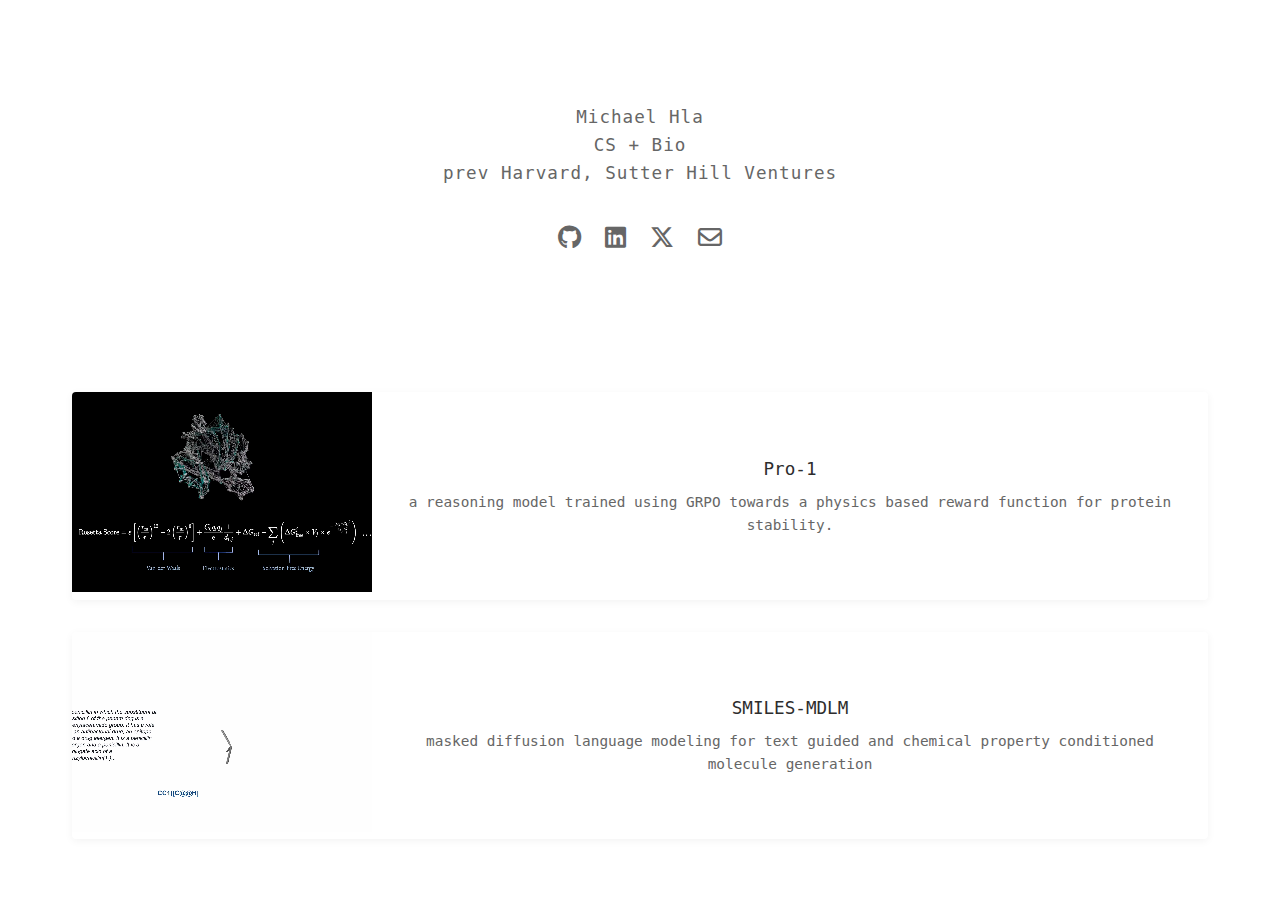
<file: index.html>
<!DOCTYPE html>
<html lang="en">
<head>
    <meta charset="UTF-8">
    <meta name="viewport" content="width=device-width, initial-scale=1.0">
    <title>Michael Hla</title>
    <link rel="stylesheet" href="styles.css">
    <link rel="stylesheet" href="https://cdnjs.cloudflare.com/ajax/libs/font-awesome/6.5.1/css/all.min.css">
</head>
<body>
    <!-- Hero/Landing Section -->
    <section class="hero">
        <p class="tagline">Michael Hla</p>
        <p class="tagline">CS + Bio</p>
        <p class="tagline">prev Harvard, Sutter Hill Ventures</p>
        
        <div class="social-links">
            <a href="https://github.com/michaelhla" target="_blank" rel="noopener noreferrer">
                <i class="fa-brands fa-github"></i>
            </a>
            <a href="https://www.linkedin.com/in/michael-hla-58a468167/" target="_blank" rel="noopener noreferrer">
                <i class="fa-brands fa-linkedin"></i>
            </a>
            <a href="https://twitter.com/hla_michael" target="_blank" rel="noopener noreferrer">
                <i class="fa-brands fa-x-twitter"></i>
            </a>
            <a href="mailto:michaelhla16@gmail.com">
                <i class="fa-regular fa-envelope"></i>
            </a>
        </div>
    </section>

    <!-- About Section
    <section class="about">
        <h2>About Me</h2>
        <p>Your description here. Make it personal and engaging!</p>
    </section> -->

    <!-- Projects Grid -->
    <section class="projects">
        <div class="project-grid">
            <a href="/blog/pro1.html" class="project-card">
                <div class="project-media">
                    <video autoplay muted loop playsinline>
                        <source src="assets/pro-1/grpo-please.mp4" type="video/mp4">
                    </video>
                </div>
                <div class="project-content">
                    <h3>Pro-1</h3>
                    <p>a reasoning model trained using GRPO towards a physics based reward function for protein stability.</p>
                </div>
            </a>
            <!-- Project Card 1 -->
            <a href="/blog/smiles-mdlm.html" class="project-card">
                <div class="project-media">
                    <video autoplay muted loop playsinline>
                        <source src="assets/smiles-mdlm/smiles-mdlm-animation.mp4" type="video/mp4">
                    </video>
                </div>
                <div class="project-content">
                    <h3>SMILES-MDLM</h3>
                    <p>masked diffusion language modeling for text guided and chemical property conditioned molecule generation</p>
                </div>
            </a>
            
            <!-- Add more project cards as needed -->
        </div>
    </section>
</body>
</html>
</file>
<file: styles.css>
* {
    margin: 0;
    padding: 0;
    box-sizing: border-box;
}

/* Import a clean monospace font from Google Fonts */
@import url('https://fonts.googleapis.com/css2?family=JetBrains+Mono:wght@300;400;600&display=swap');
/* Alternative: Space Mono or Roboto Mono are also good options */

body {
    /* Option 1: JetBrains Mono - clean monospace */
    font-family: 'JetBrains Mono', monospace;
    
    /* Option 2: System monospace stack */
    /* font-family: ui-monospace, SFMono-Regular, Menlo, Monaco, Consolas, monospace; */
    
    line-height: 1.6;
    color: #2d2d2d;
    background-color: #fff;  /* Changed from #fafafa to pure white */
    font-weight: 300;  /* Lighter font weight for that minimal feel */
}

section {
    padding: 2rem 2rem;
    max-width: 1200px;
    margin: 0 auto;
}

.hero {
    min-height: 40vh;
    display: flex;
    flex-direction: column;
    justify-content: center;
    align-items: center;
    text-align: center;
}

.hero h1 {
    font-size: 3.5rem;
    margin-bottom: 1rem;
    font-weight: 400;  /* Not too heavy */
    letter-spacing: -1px;  /* Tighter letter spacing for that tech feel */
}

.tagline {
    font-size: 1.1rem;
    color: #666;  /* Subtle grey for secondary text */
    letter-spacing: 1px;  /* Spread out the tagline slightly */
}

h2 {
    font-weight: 400;
    margin-bottom: 2rem;
    letter-spacing: -0.5px;
}

.project-grid {
    display: grid;
    grid-template-columns: 1fr;
    gap: 2rem;
    padding: 0;
}

.project-card {
    display: flex;
    flex-direction: column;
    align-items: stretch;
    text-decoration: none;
    color: inherit;
    background: #fff;
    border-radius: 4px;
    overflow: hidden;
    box-shadow: 0 2px 8px rgba(0,0,0,0.05);
}

.project-media {
    flex: none;
    width: 100%;
}

.project-media img,
.project-media video {
    width: 100%;
    height: 250px;
    object-fit: cover;
}

.project-content {
    flex: 1;
    padding: 1rem;
    display: flex;
    flex-direction: column;
    justify-content: center;
    align-items: center;
    text-align: center;
    min-height: 200px;
}

.project-card h3 {
    padding: 0;
    margin-bottom: 0.5rem;
    font-weight: 400;
    font-size: 1.1rem;
}

.project-card p {
    padding: 0;
    color: #666;
    font-size: 0.9rem;
}

.social-links {
    margin-top: 2rem;
    display: flex;
    gap: 1.5rem;
}

.social-links a {
    color: #666;
    text-decoration: none;
    font-size: 1.5rem;
}

/* Project grid video styling (for index.html) */
.project-media video {
    width: 100%;
    height: 200px;
    object-fit: cover;
}

/* Blog post video styling */
article.blog-post .project-media {
    max-width: 800px;  /* Limit maximum width */
    width: 80%;        /* Take up 80% of container width */
    margin: 2rem auto; /* Center horizontally and add vertical spacing */
}

article.blog-post .project-media video {
    width: 100%;
    height: auto;      /* Maintain aspect ratio */
    display: block;    /* Remove any unwanted spacing */
    border-radius: 4px;/* Optional: slight rounding of corners */
}

/* Add content container styling */
article.blog-post .content {
    max-width: 1000px;
    margin: 0 auto;
    padding: 0 2rem;
}

/* Blog post layout */
.blog-post {
    max-width: 1200px;
    margin: 0 auto;
    padding: 2rem;
}

/* Header styling */
.blog-header {
    text-align: center;
    margin-bottom: 1.5rem;
}

.blog-header h1 {
    font-size: 2.5rem;
    font-weight: 400;
    line-height: 1.3;
}

/* Main text blocks */
.text-block {
    max-width: 800px;
    margin: 2rem auto;
    text-align: left;
    line-height: 1.8;
}

.text-block p {
    margin-bottom: 2.5rem;  /* Increased from 1.5rem to 2.5rem for more spacing */
}

/* Content blocks (media, equations, etc.) */
.content-block {
    max-width: 800px;
    margin: 3rem auto;
    text-align: center;
    box-shadow: none;
    border: none;
}

/* Media container */
.media-container {
    width: 100%;
    margin: 2rem 0;
    box-shadow: none;
}

.media-container video,
.media-container img {
    width: 100%;
    height: auto;
    display: block;
    margin: 0 auto;
}

.media-container video {
    width: 100%;
    height: auto;
    display: block;
    border: none;
    outline: none;
    background: none;
    margin: 0;
    padding: 0;
    box-shadow: none;
    -webkit-box-shadow: none;
}

/* Caption styling */
figcaption {
    margin-top: 0.5rem;
    font-size: 0.9rem;
    color: #666;
    text-align: left;
    line-height: 1.4;
}

/* Equation container */
.equation-container {
    padding: 1rem 0;
}

/* Responsive adjustments */
@media (max-width: 768px) {
    .blog-post {
        padding: 1rem;
    }
    
    .blog-header h1 {
        font-size: 2rem;
    }
}

/* Section headings */
.text-block h2 {
    font-size: 1.8rem;
    font-weight: 400;
    margin-top: 3rem;
    margin-bottom: 1.5rem;
    letter-spacing: -0.5px;
}

.text-block h3 {
    font-size: 1.4rem;
    font-weight: 400;
    margin-top: 2rem;
    margin-bottom: 1rem;
    letter-spacing: -0.3px;
}

table {
    border-collapse: collapse;
    margin: 0 auto;  /* Center the table */
    width: 100%;     /* Take full width of container */
    max-width: 800px; /* Match other content blocks */
}

th, td {
    border: 1px solid black;
    padding: 8px 12px;  /* Add spacing inside cells */
    text-align: left;   /* Align text to left */
}

th {
    background-color: #fff;  /* Optional: distinguish header */
}

/* Blog author styling */
.blog-author {
    padding: 0.1rem;
    text-align: center;
    font-size: 1rem;
    color: #666;
    margin-bottom: 0.1rem;
}

.social-links img {
    width: 24px;  /* Match Font Awesome icon size */
    height: 24px;
    vertical-align: middle;
}

/* Add media query for larger screens */
@media (min-width: 768px) {
    .project-card {
        flex-direction: row;
    }
    
    .project-media {
        flex: 0 0 300px;
    }
    
    .project-media img,
    .project-media video {
        height: 200px;
    }
}
</file>
